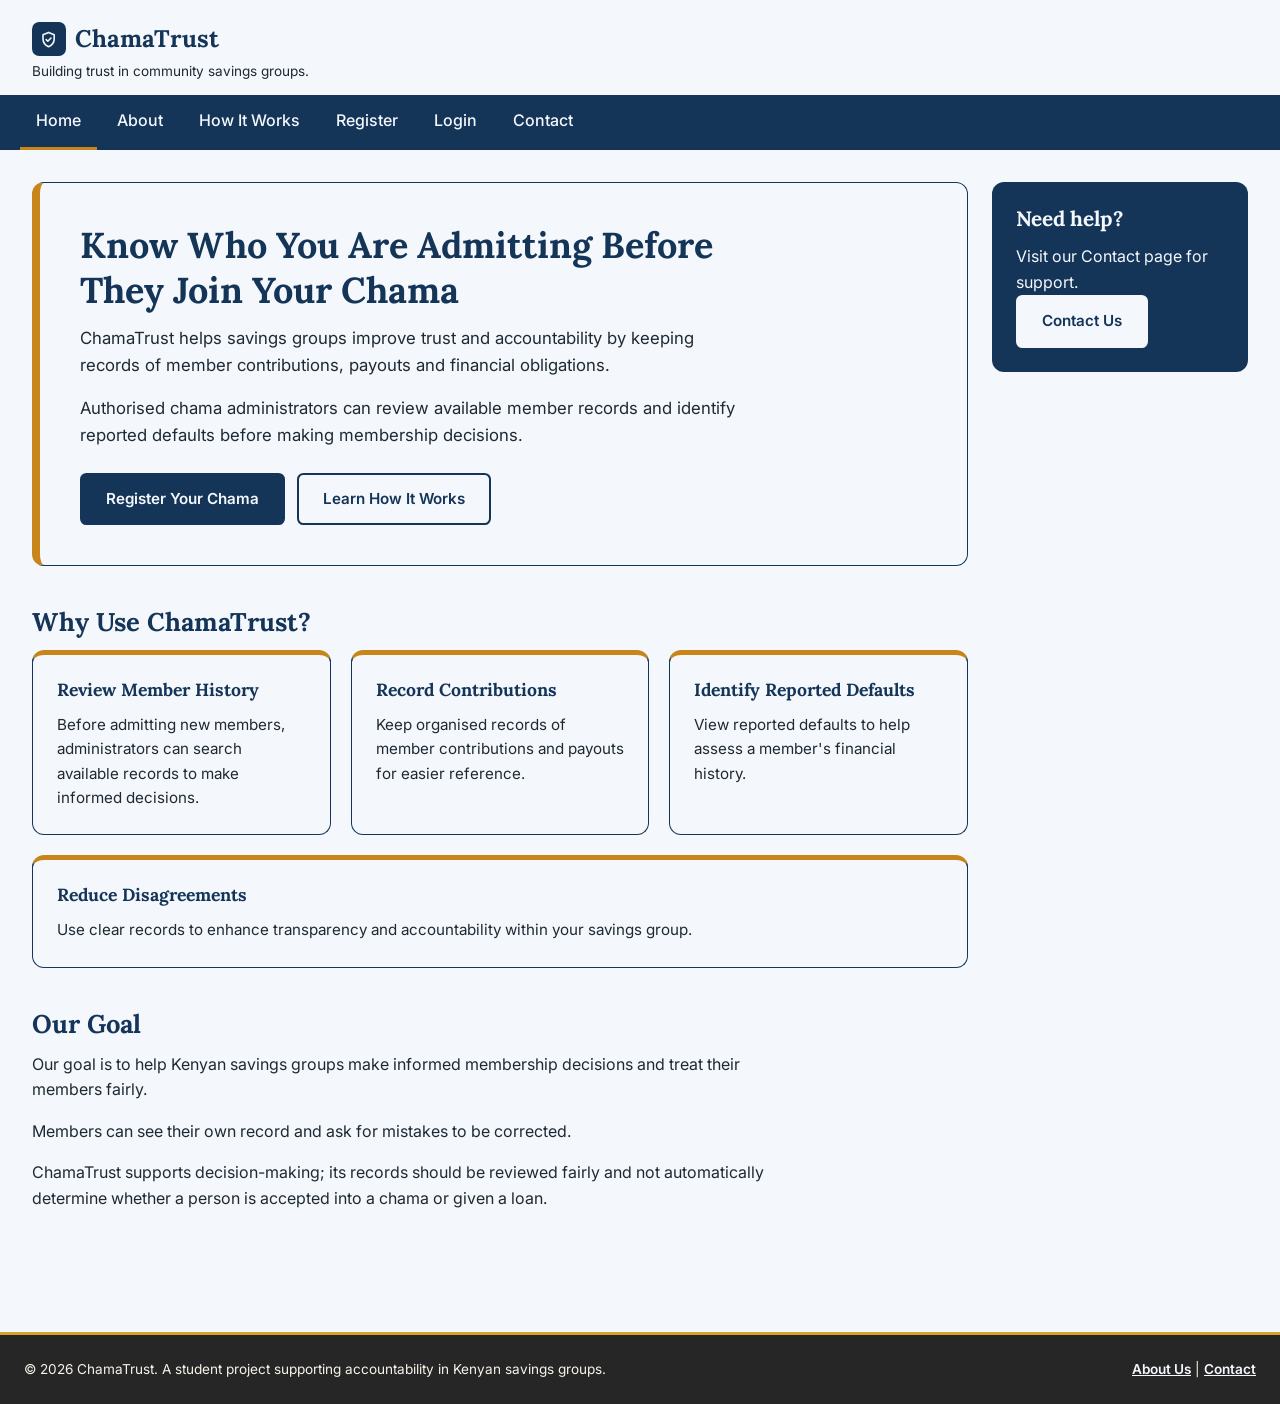
<file: index.html>
<!DOCTYPE html>
<html lang="en">
<head>
    <meta charset="UTF-8">
    <meta name="viewport" content="width=device-width, initial-scale=1.0">
    <title>ChamaTrust</title>
    <link rel="preconnect" href="https://fonts.googleapis.com">
    <link rel="preconnect" href="https://fonts.gstatic.com" crossorigin>
    <link href="https://fonts.googleapis.com/css2?family=Inter:wght@400;500;600;700&amp;family=Lora:wght@500;700&amp;display=swap" rel="stylesheet">
    <link rel="stylesheet" href="css/style.css">
</head>
<body>
    <header>
        <p class="brand"><span class="brand-mark"><svg viewBox="0 0 24 24" fill="none" stroke="currentColor" stroke-width="2" stroke-linecap="round" stroke-linejoin="round" aria-hidden="true"><path d="M12 3l7 3v5c0 4.5-3 8.2-7 10-4-1.8-7-5.5-7-10V6l7-3z"/><path d="M9 12l2 2 4-4"/></svg></span>ChamaTrust</p>
        <p class="tagline">Building trust in community savings groups.</p>
    </header>
    <nav aria-label="Main navigation">
        <ul>
            <li><a href="index.html" aria-current="page">Home</a></li>
            <li><a href="about.html">About</a></li>
            <li><a href="how-it-works.html">How It Works</a></li>
            <li><a href="register.html">Register</a></li>
            <li><a href="login.html">Login</a></li>
            <li><a href="contact.html">Contact</a></li>
        </ul>
    </nav>
    <main>
        <section class="hero">
            <h1>Know Who You Are Admitting Before They Join Your Chama</h1>
            <p>ChamaTrust helps savings groups improve trust and accountability by keeping
                records of member contributions, payouts and financial obligations.</p>
            <p>Authorised chama administrators can review available member records and
                identify reported defaults before making membership decisions.</p>
            <p class="hero-actions">
                <a class="btn" href="register.html">Register Your Chama</a>
                <a class="btn btn-outline" href="how-it-works.html">Learn How It Works</a>
            </p>
        </section>
        <section>
            <h2>Why Use ChamaTrust?</h2>
            <ul class="cards">
                <li><h3>Review Member History</h3>
                    <p>Before admitting new members, administrators can search available records to make informed decisions.</p></li>
                <li><h3>Record Contributions</h3>
                    <p>Keep organised records of member contributions and payouts for easier reference.</p></li>
                <li><h3>Identify Reported Defaults</h3>
                    <p>View reported defaults to help assess a member's financial history.</p></li>
                <li><h3>Reduce Disagreements</h3>
                    <p>Use clear records to enhance transparency and accountability within your savings group.</p></li>
            </ul>
        </section>
        <section class="goal">
            <h2>Our Goal</h2>
            <p>Our goal is to help Kenyan savings groups make informed membership
                decisions and treat their members fairly.</p>
            <p>Members can see their own record and ask for mistakes to be corrected.</p>
            <p>ChamaTrust supports decision-making; its records should be reviewed fairly
                and not automatically determine whether a person is accepted into a chama or given a loan.</p>
        </section>
    </main>
    <aside>
        <div>
            <h2>Need help?</h2>
            <p>Visit our Contact page for support.</p>
        </div>
        <a class="btn" href="contact.html">Contact Us</a>
    </aside>
    <footer>
        <p>&copy; 2026 ChamaTrust. A student project supporting accountability in Kenyan savings groups.</p>
        <p><a href="about.html">About Us</a> | <a href="contact.html">Contact</a></p>
    </footer>
</body>
</html>
</file>
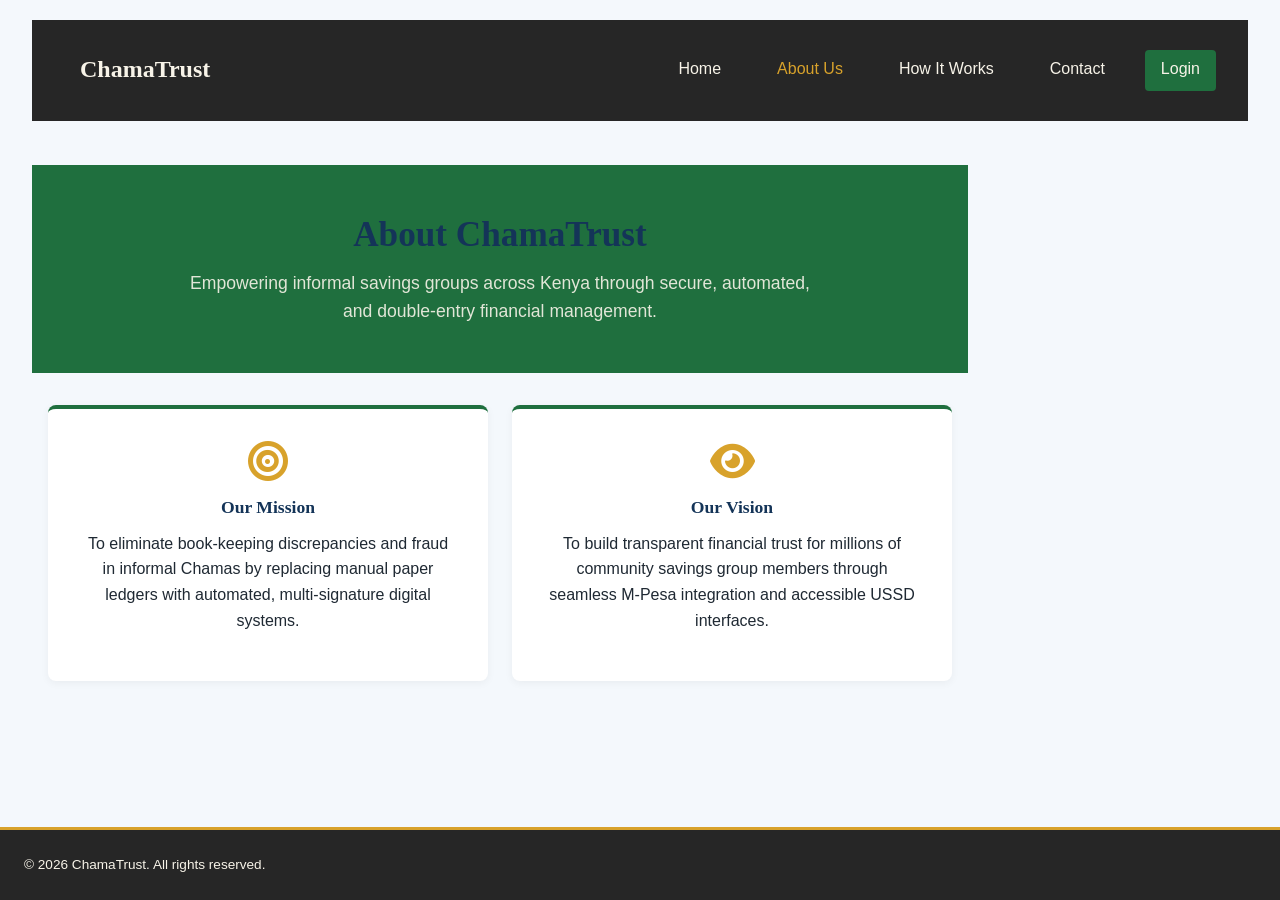
<file: about.html>
<!DOCTYPE html>
<html lang="en">
<head>
  <meta charset="UTF-8">
  <meta name="viewport" content="width=device-width, initial-scale=1.0">
  <title>About Us - ChamaTrust</title>
  <link rel="stylesheet" href="css/style.css">
  <link rel="stylesheet" href="https://cdnjs.cloudflare.com/ajax/libs/font-awesome/6.5.1/css/all.min.css">
</head>
<body>
  <header>
    <nav class="navbar">
      <div class="logo"><a href="index.html">ChamaTrust</a></div>
      <ul class="nav-links">
        <li><a href="index.html">Home</a></li>
        <li><a href="about.html" class="active">About Us</a></li>
        <li><a href="how-it-works.html">How It Works</a></li>
        <li><a href="contact.html">Contact</a></li>
        <li><a href="login.html" class="btn-login">Login</a></li>
      </ul>
    </nav>
  </header>

  <main class="about-container">
    <section class="about-hero">
      <h1>About ChamaTrust</h1>
      <p>Empowering informal savings groups across Kenya through secure, automated, and double-entry financial management.</p>
    </section>

    <section class="about-mission">
      <div class="card">
        <i class="fa-solid fa-bullseye"></i>
        <h3>Our Mission</h3>
        <p>To eliminate book-keeping discrepancies and fraud in informal Chamas by replacing manual paper ledgers with automated, multi-signature digital systems.</p>
      </div>
      <div class="card">
        <i class="fa-solid fa-eye"></i>
        <h3>Our Vision</h3>
        <p>To build transparent financial trust for millions of community savings group members through seamless M-Pesa integration and accessible USSD interfaces.</p>
      </div>
    </section>
  </main>

  <footer>
    <p>&copy; 2026 ChamaTrust. All rights reserved.</p>
  </footer>
</body>
</html>
</file>
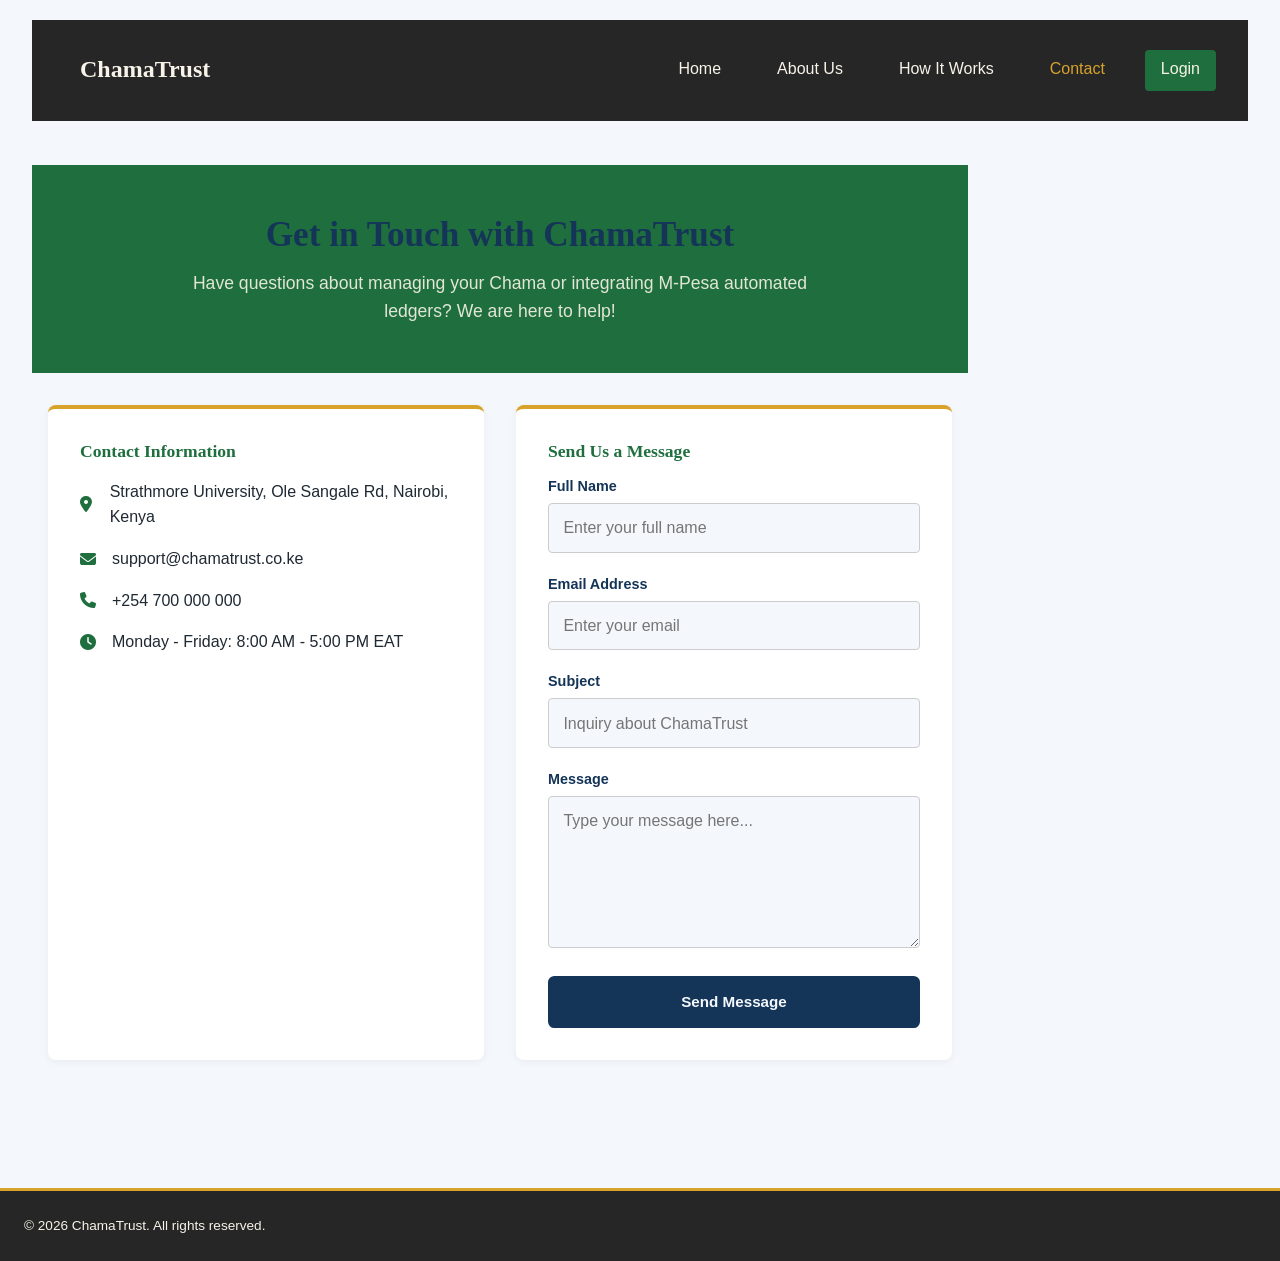
<file: contact.html>
<!DOCTYPE html>
<html lang="en">
<head>
  <meta charset="UTF-8">
  <meta name="viewport" content="width=device-width, initial-scale=1.0">
  <title>Contact Us - ChamaTrust</title>
  <link rel="stylesheet" href="css/style.css">
  <link rel="stylesheet" href="https://cdnjs.cloudflare.com/ajax/libs/font-awesome/6.5.1/css/all.min.css">
</head>
<body>
  <header>
    <nav class="navbar">
      <div class="logo"><a href="index.html">ChamaTrust</a></div>
      <ul class="nav-links">
        <li><a href="index.html">Home</a></li>
        <li><a href="about.html">About Us</a></li>
        <li><a href="how-it-works.html">How It Works</a></li>
        <li><a href="contact.html" class="active">Contact</a></li>
        <li><a href="login.html" class="btn-login">Login</a></li>
      </ul>
    </nav>
  </header>

  <main class="contact-container">
    <section class="contact-hero">
      <h1>Get in Touch with ChamaTrust</h1>
      <p>Have questions about managing your Chama or integrating M-Pesa automated ledgers? We are here to help!</p>
    </section>

    <section class="contact-content">
      <div class="contact-info">
        <h3>Contact Information</h3>
        <p><i class="fa-solid fa-location-dot"></i> Strathmore University, Ole Sangale Rd, Nairobi, Kenya</p>
        <p><i class="fa-solid fa-envelope"></i> support@chamatrust.co.ke</p>
        <p><i class="fa-solid fa-phone"></i> +254 700 000 000</p>
        <p><i class="fa-solid fa-clock"></i> Monday - Friday: 8:00 AM - 5:00 PM EAT</p>
      </div>

      <form class="contact-form" action="#" method="POST">
        <h3>Send Us a Message</h3>
        <div class="form-group">
          <label for="name">Full Name</label>
          <input type="text" id="name" name="name" placeholder="Enter your full name" required>
        </div>
        <div class="form-group">
          <label for="email">Email Address</label>
          <input type="email" id="email" name="email" placeholder="Enter your email" required>
        </div>
        <div class="form-group">
          <label for="subject">Subject</label>
          <input type="text" id="subject" name="subject" placeholder="Inquiry about ChamaTrust" required>
        </div>
        <div class="form-group">
          <label for="message">Message</label>
          <textarea id="message" name="message" rows="5" placeholder="Type your message here..." required></textarea>
        </div>
        <button type="submit" class="btn-submit">Send Message</button>
      </form>
    </section>
  </main>

  <footer>
    <p>&copy; 2026 ChamaTrust. All rights reserved.</p>
  </footer>
</body>
</html>
</file>
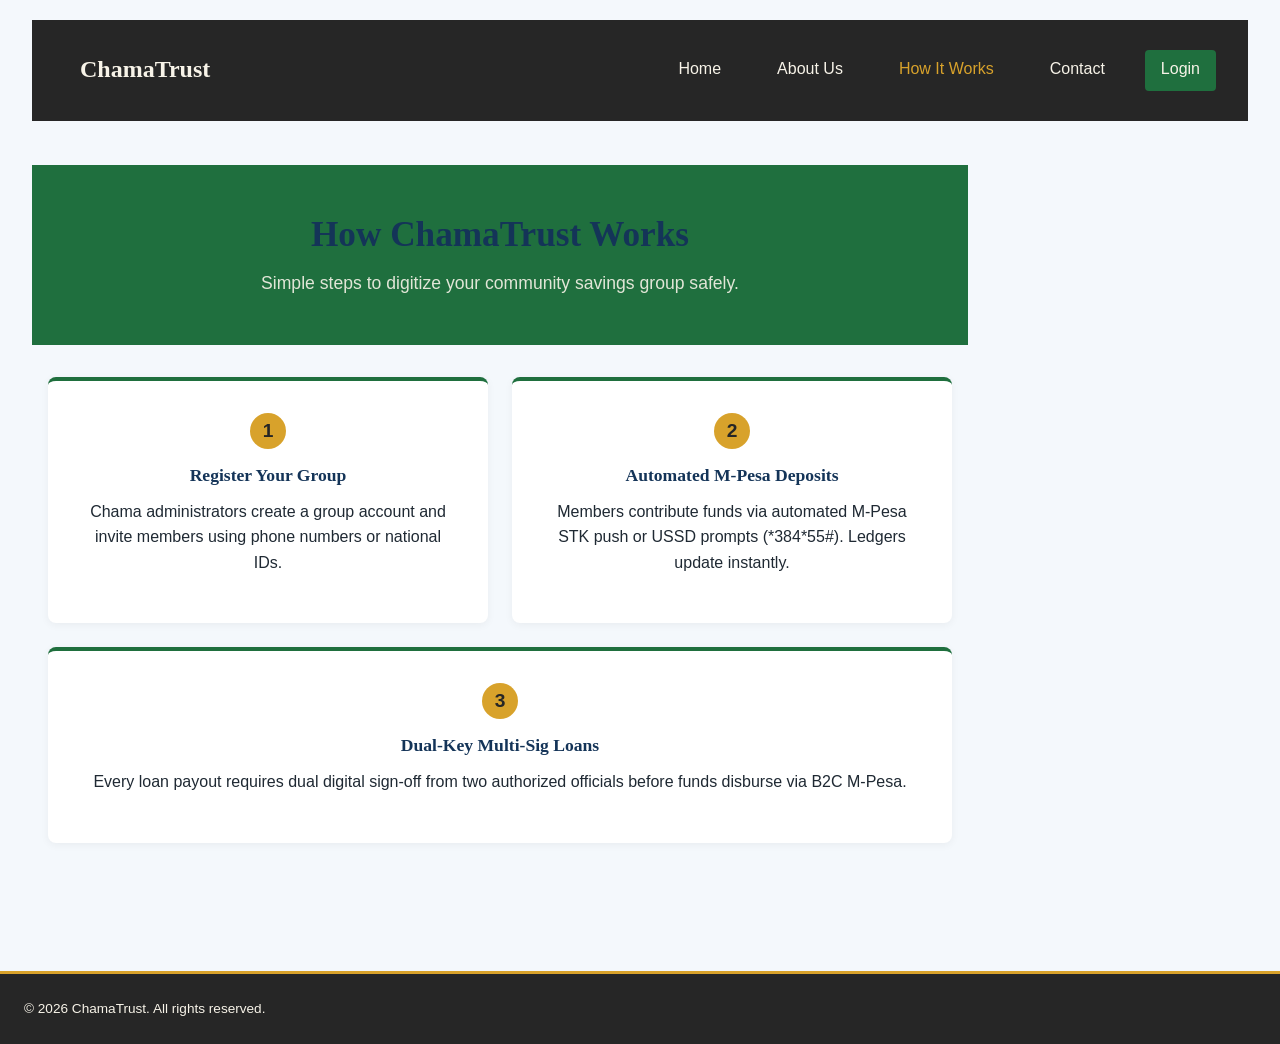
<file: how-it-works.html>
<!DOCTYPE html>
<html lang="en">
<head>
  <meta charset="UTF-8">
  <meta name="viewport" content="width=device-width, initial-scale=1.0">
  <title>How It Works - ChamaTrust</title>
  <link rel="stylesheet" href="css/style.css">
  <link rel="stylesheet" href="https://cdnjs.cloudflare.com/ajax/libs/font-awesome/6.5.1/css/all.min.css">
</head>
<body>
  <header>
    <nav class="navbar">
      <div class="logo"><a href="index.html">ChamaTrust</a></div>
      <ul class="nav-links">
        <li><a href="index.html">Home</a></li>
        <li><a href="about.html">About Us</a></li>
        <li><a href="how-it-works.html" class="active">How It Works</a></li>
        <li><a href="contact.html">Contact</a></li>
        <li><a href="login.html" class="btn-login">Login</a></li>
      </ul>
    </nav>
  </header>

  <main class="works-container">
    <section class="works-hero">
      <h1>How ChamaTrust Works</h1>
      <p>Simple steps to digitize your community savings group safely.</p>
    </section>

    <section class="steps-grid">
      <div class="step-card">
        <span class="step-num">1</span>
        <h3>Register Your Group</h3>
        <p>Chama administrators create a group account and invite members using phone numbers or national IDs.</p>
      </div>
      <div class="step-card">
        <span class="step-num">2</span>
        <h3>Automated M-Pesa Deposits</h3>
        <p>Members contribute funds via automated M-Pesa STK push or USSD prompts (*384*55#). Ledgers update instantly.</p>
      </div>
      <div class="step-card">
        <span class="step-num">3</span>
        <h3>Dual-Key Multi-Sig Loans</h3>
        <p>Every loan payout requires dual digital sign-off from two authorized officials before funds disburse via B2C M-Pesa.</p>
      </div>
    </section>
  </main>

  <footer>
    <p>&copy; 2026 ChamaTrust. All rights reserved.</p>
  </footer>
</body>
</html>
</file>
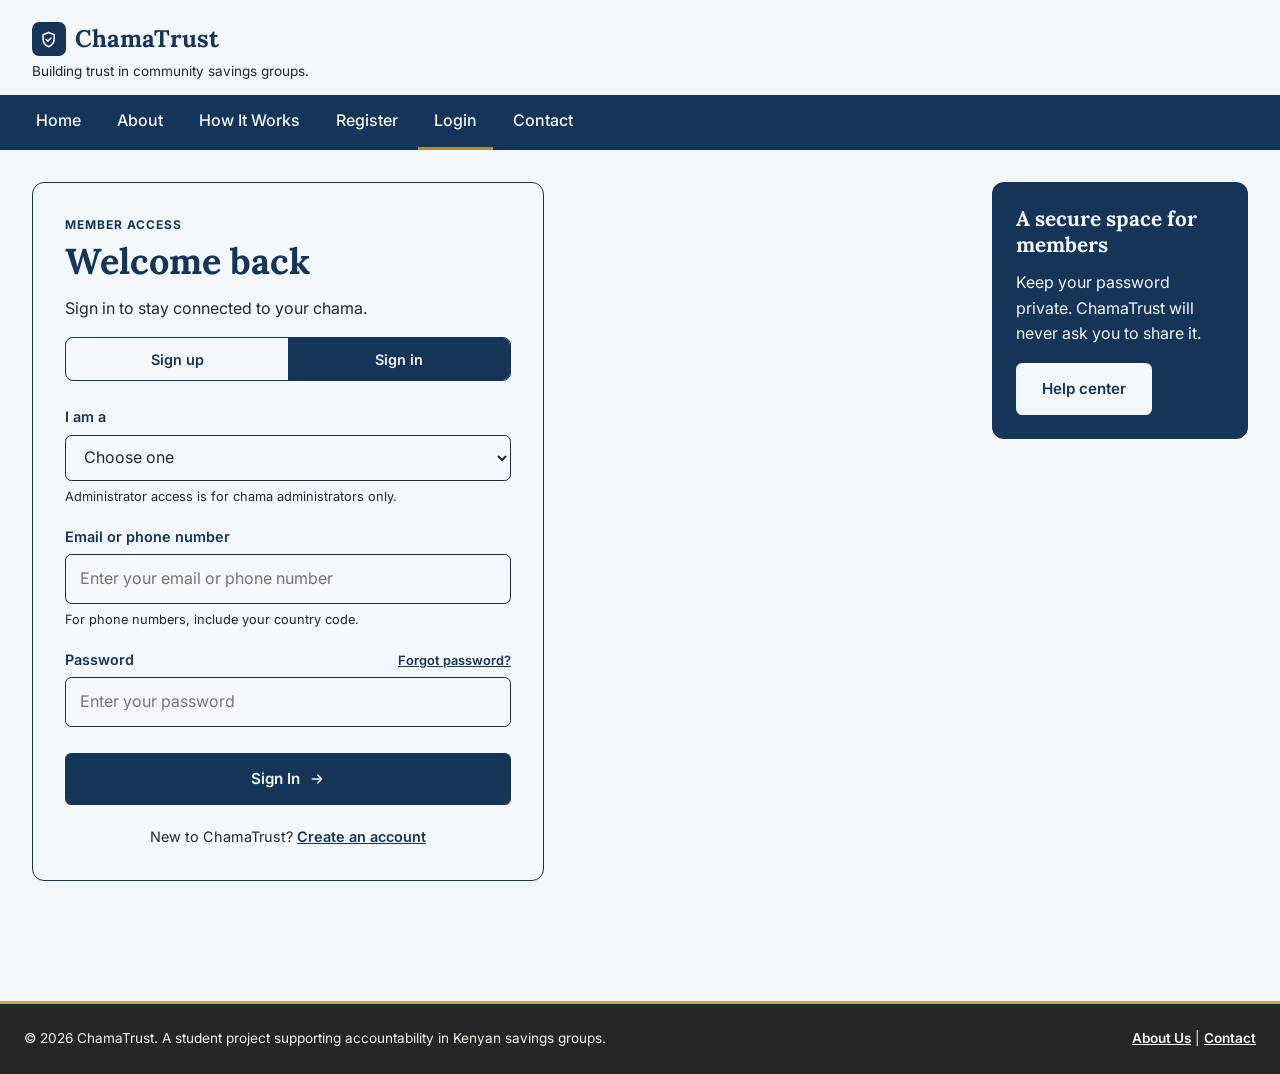
<file: login.html>
<!DOCTYPE html>
<html lang="en">
<head>
    <meta charset="UTF-8">
    <meta name="viewport" content="width=device-width, initial-scale=1.0">
    <title>Sign In | ChamaTrust</title>
    <link rel="preconnect" href="https://fonts.googleapis.com">
    <link rel="preconnect" href="https://fonts.gstatic.com" crossorigin>
    <link href="https://fonts.googleapis.com/css2?family=Inter:wght@400;500;600;700&amp;family=Lora:wght@500;700&amp;display=swap" rel="stylesheet">
    <link rel="stylesheet" href="css/style.css">
</head>
<body>
    <header>
        <p class="brand"><span class="brand-mark"><svg viewBox="0 0 24 24" fill="none" stroke="currentColor" stroke-width="2" stroke-linecap="round" stroke-linejoin="round" aria-hidden="true"><path d="M12 3l7 3v5c0 4.5-3 8.2-7 10-4-1.8-7-5.5-7-10V6l7-3z"/><path d="M9 12l2 2 4-4"/></svg></span>ChamaTrust</p>
        <p class="tagline">Building trust in community savings groups.</p>
    </header>
    <nav aria-label="Main navigation">
        <ul>
            <li><a href="index.html">Home</a></li>
            <li><a href="about.html">About</a></li>
            <li><a href="how-it-works.html">How It Works</a></li>
            <li><a href="register.html">Register</a></li>
            <li><a href="login.html" aria-current="page">Login</a></li>
            <li><a href="contact.html">Contact</a></li>
        </ul>
    </nav>
    <main>
        <section>
            <form class="form-card" action="#" method="post">
                <p class="eyebrow">Member access</p>
                <h1>Welcome back</h1>
                <p>Sign in to stay connected to your chama.</p>
                <div class="tabs">
                    <a href="register.html">Sign up</a>
                    <a href="login.html" aria-current="page">Sign in</a>
                </div>
                <div class="field">
                    <label for="role">I am a</label>
                    <select id="role" name="role" required>
                        <option value="" disabled selected>Choose one</option>
                        <option value="member">Chama member</option>
                        <option value="admin">Chama administrator</option>
                    </select>
                    <p class="hint">Administrator access is for chama administrators only.</p>
                </div>
                <div class="field">
                    <label for="identifier">Email or phone number</label>
                    <input type="text" id="identifier" name="identifier" placeholder="Enter your email or phone number" autocomplete="username" required>
                    <p class="hint">For phone numbers, include your country code.</p>
                </div>
                <div class="field">
                    <div class="label-row">
                        <label for="password">Password</label>
                        <a href="contact.html">Forgot password?</a>
                    </div>
                    <input type="password" id="password" name="password" placeholder="Enter your password" autocomplete="current-password" required>
                </div>
                <button type="submit">Sign In <svg viewBox="0 0 24 24" fill="none" stroke="currentColor" stroke-width="2.2" stroke-linecap="round" stroke-linejoin="round" aria-hidden="true"><path d="M5 12h14M13 6l6 6-6 6"/></svg></button>
                <p class="form-alt">New to ChamaTrust? <a href="register.html">Create an account</a></p>
            </form>
        </section>
    </main>
    <aside>
        <h2>A secure space for members</h2>
        <p>Keep your password private. ChamaTrust will never ask you to share it.</p>
        <a class="btn" href="contact.html">Help center</a>
    </aside>
    <footer>
        <p>&copy; 2026 ChamaTrust. A student project supporting accountability in Kenyan savings groups.</p>
        <p><a href="about.html">About Us</a> | <a href="contact.html">Contact</a></p>
    </footer>
</body>
</html>
</file>
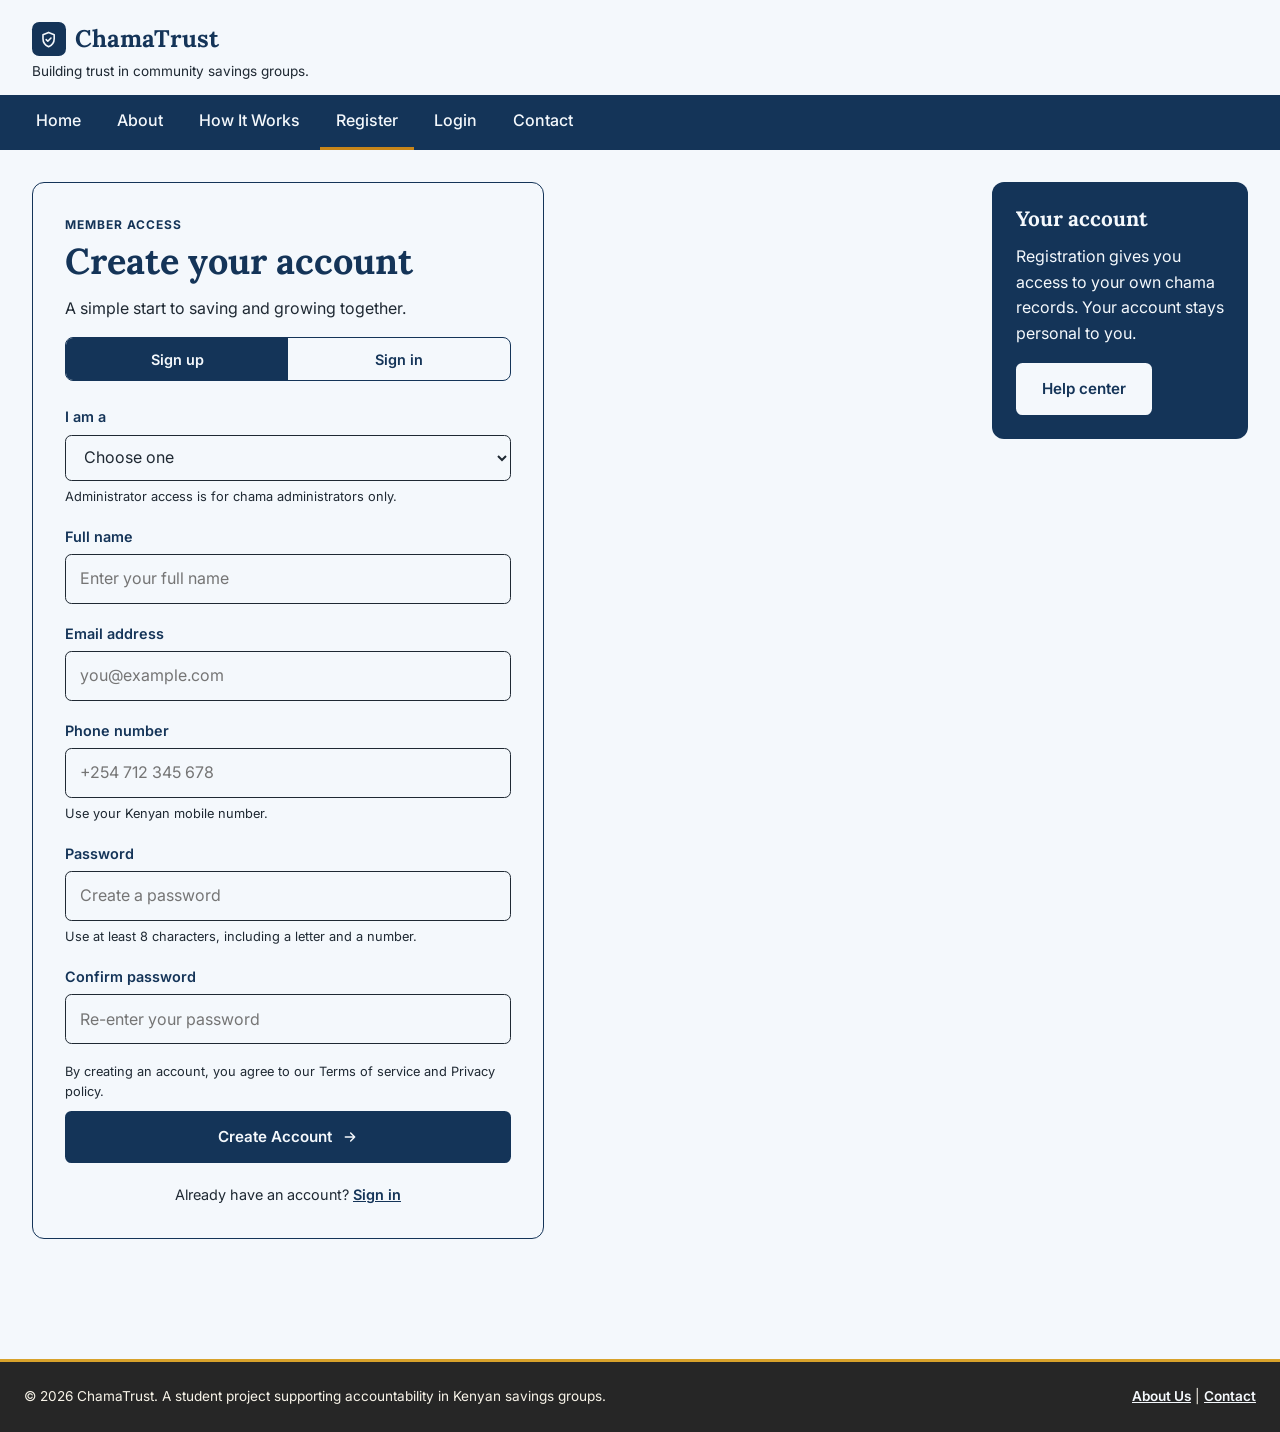
<file: register.html>
<!DOCTYPE html>
<html lang="en">
<head>
    <meta charset="UTF-8">
    <meta name="viewport" content="width=device-width, initial-scale=1.0">
    <title>Create Account | ChamaTrust</title>
    <link rel="preconnect" href="https://fonts.googleapis.com">
    <link rel="preconnect" href="https://fonts.gstatic.com" crossorigin>
    <link href="https://fonts.googleapis.com/css2?family=Inter:wght@400;500;600;700&amp;family=Lora:wght@500;700&amp;display=swap" rel="stylesheet">
    <link rel="stylesheet" href="css/style.css">
</head>
<body>
    <header>
        <p class="brand"><span class="brand-mark"><svg viewBox="0 0 24 24" fill="none" stroke="currentColor" stroke-width="2" stroke-linecap="round" stroke-linejoin="round" aria-hidden="true"><path d="M12 3l7 3v5c0 4.5-3 8.2-7 10-4-1.8-7-5.5-7-10V6l7-3z"/><path d="M9 12l2 2 4-4"/></svg></span>ChamaTrust</p>
        <p class="tagline">Building trust in community savings groups.</p>
    </header>
    <nav aria-label="Main navigation">
        <ul>
            <li><a href="index.html">Home</a></li>
            <li><a href="about.html">About</a></li>
            <li><a href="how-it-works.html">How It Works</a></li>
            <li><a href="register.html" aria-current="page">Register</a></li>
            <li><a href="login.html">Login</a></li>
            <li><a href="contact.html">Contact</a></li>
        </ul>
    </nav>
    <main>
        <section>
            <form class="form-card" action="#" method="post">
                <p class="eyebrow">Member access</p>
                <h1>Create your account</h1>
                <p>A simple start to saving and growing together.</p>
                <div class="tabs">
                    <a href="register.html" aria-current="page">Sign up</a>
                    <a href="login.html">Sign in</a>
                </div>
                <div class="field">
                    <label for="role">I am a</label>
                    <select id="role" name="role" required>
                        <option value="" disabled selected>Choose one</option>
                        <option value="member">Chama member</option>
                        <option value="admin">Chama administrator</option>
                    </select>
                    <p class="hint">Administrator access is for chama administrators only.</p>
                </div>
                <div class="field">
                    <label for="full-name">Full name</label>
                    <input type="text" id="full-name" name="full_name" placeholder="Enter your full name" autocomplete="name" required>
                </div>
                <div class="field">
                    <label for="email">Email address</label>
                    <input type="email" id="email" name="email" placeholder="you@example.com" autocomplete="email" required>
                </div>
                <div class="field">
                    <label for="phone">Phone number</label>
                    <input type="tel" id="phone" name="phone" placeholder="+254 712 345 678" autocomplete="tel" required>
                    <p class="hint">Use your Kenyan mobile number.</p>
                </div>
                <div class="field">
                    <label for="new-password">Password</label>
                    <input type="password" id="new-password" name="password" placeholder="Create a password" minlength="8" pattern="(?=.*[A-Za-z])(?=.*[0-9]).{8,}" title="Use at least 8 characters, including a letter and a number." autocomplete="new-password" required>
                    <p class="hint">Use at least 8 characters, including a letter and a number.</p>
                </div>
                <div class="field">
                    <label for="confirm-password">Confirm password</label>
                    <input type="password" id="confirm-password" name="confirm_password" placeholder="Re-enter your password" autocomplete="new-password" required>
                </div>
                <p class="hint">By creating an account, you agree to our Terms of service and Privacy policy.</p>
                <button type="submit">Create Account <svg viewBox="0 0 24 24" fill="none" stroke="currentColor" stroke-width="2.2" stroke-linecap="round" stroke-linejoin="round" aria-hidden="true"><path d="M5 12h14M13 6l6 6-6 6"/></svg></button>
                <p class="form-alt">Already have an account? <a href="login.html">Sign in</a></p>
            </form>
        </section>
    </main>
    <aside>
        <h2>Your account</h2>
        <p>Registration gives you access to your own chama records. Your account stays personal to you.</p>
        <a class="btn" href="contact.html">Help center</a>
    </aside>
    <footer>
        <p>&copy; 2026 ChamaTrust. A student project supporting accountability in Kenyan savings groups.</p>
        <p><a href="about.html">About Us</a> | <a href="contact.html">Contact</a></p>
    </footer>
</body>
</html>
</file>
<file: css/style.css>
/* House style — main #143458 ground #F4F8FC ink #1F2933 accent #C8861A
   headings: Lora, serif body: Inter, sans-serif */

/* 1 · house style
   body, h1, h2, a, header, nav, footer, buttons, forms */
:root {
  --main: #143458;
  --ground: #F4F8FC;
  --ink: #1F2933;
  --accent: #C8861A;
}

*, *::before, *::after { box-sizing: border-box; }
img, input, select, textarea { max-width: 100%; }

body {
  margin: 0;
  font-family: "Inter", sans-serif;
  line-height: 1.6;
  color: var(--ink);
  background: var(--ground);
}

h1, h2, h3 { font-family: "Lora", serif; color: var(--main); line-height: 1.25; margin: 0 0 0.75rem; }
h1 { font-size: 2.25rem; }
h2 { font-size: 1.6rem; }
h3 { font-size: 1.1rem; }
p { margin: 0 0 1rem; }
a { color: var(--main); font-weight: 600; }

header { padding: 1.25rem 2rem 0.75rem; }
.brand { display: flex; align-items: center; gap: 0.6rem; margin: 0; font-family: "Lora", serif; font-size: 1.5rem; font-weight: 700; color: var(--main); }
.brand-mark { width: 2.1rem; height: 2.1rem; border-radius: 0.45rem; background: var(--main); color: var(--ground); display: grid; place-items: center; }
.brand-mark svg { width: 1.2rem; height: 1.2rem; }
.tagline { margin: 0.15rem 0 0; font-size: 0.85rem; }

nav { background: var(--main); position: sticky; top: 0; z-index: 10; }
nav a { display: block; padding: 0.85rem 1rem; color: var(--ground); font-weight: 500; text-decoration: none; border-bottom: 3px solid transparent; }
nav a:hover, nav a[aria-current="page"] { border-bottom-color: var(--accent); }

footer { background: var(--main); color: var(--ground); padding: 1.25rem 2rem; display: flex; justify-content: space-between; flex-wrap: wrap; gap: 0.5rem; font-size: 0.85rem; }
footer p { margin: 0; }
footer a { color: var(--ground); }

.btn, button {
  display: inline-flex; align-items: center; justify-content: center; gap: 0.6rem;
  font: inherit; font-weight: 600; font-size: 0.95rem; cursor: pointer;
  padding: 0.75rem 1.5rem; border: 2px solid var(--main); border-radius: 0.4rem;
  background: var(--main); color: var(--ground); text-decoration: none;
}
.btn:hover, button:hover { background: var(--ink); border-color: var(--ink); }
.btn-outline { background: var(--ground); color: var(--main); }
.btn-outline:hover { background: var(--main); border-color: var(--main); color: var(--ground); }
button svg { width: 1rem; height: 1rem; }

/* 2 · layout
   the grid, the nav row, the cards */
body {
  display: grid;
  grid-template-columns: minmax(0, 1fr) 18rem;
  grid-template-rows: auto auto 1fr auto;
  grid-template-areas:
    "header header"
    "nav nav"
    "main aside"
    "footer footer";
  min-height: 100vh;
}
header { grid-area: header; }
nav { grid-area: nav; }
main { grid-area: main; padding: 2rem 1.5rem 2rem 2rem; overflow-wrap: break-word; }
aside { grid-area: aside; align-self: start; margin: 2rem 2rem 2rem 0; padding: 1.5rem; background: var(--main); color: var(--ground); border-radius: 0.75rem; overflow-wrap: break-word; }
footer { grid-area: footer; }

nav ul { list-style: none; margin: 0; padding: 0 1.25rem; display: flex; gap: 0.25rem; }

main section { margin-bottom: 2.5rem; }

.cards { list-style: none; margin: 0; padding: 0; display: flex; flex-wrap: wrap; gap: 1.25rem; }
.cards li { flex: 1 1 14rem; padding: 1.5rem; border: 1px solid var(--main); border-top: 5px solid var(--accent); border-radius: 0.75rem; }
.cards p { margin: 0; font-size: 0.95rem; }

aside h2 { color: var(--ground); font-size: 1.3rem; }
aside a { color: var(--ground); }
aside .btn { background: var(--ground); color: var(--main); border-color: var(--ground); }
aside .btn:hover { background: var(--accent); border-color: var(--accent); color: var(--ink); }
aside p:last-child { margin-bottom: 0; }

.table-scroll { overflow-x: auto; }

/* 3 · pages: index, about, how-it-works */
.hero { padding: 2.5rem; border: 1px solid var(--main); border-left: 8px solid var(--accent); border-radius: 0.75rem; }
.hero h1 { max-width: 44rem; }
.hero p { max-width: 42rem; font-size: 1.05rem; }
.hero-actions { display: flex; flex-wrap: wrap; gap: 0.75rem; margin: 1.5rem 0 0; }

.goal p, .about-split p { max-width: 46rem; }
.about-split { display: flex; flex-wrap: wrap; gap: 2rem; }
.about-split div { flex: 1 1 18rem; }

.principles { list-style: none; margin: 0; padding: 0; max-width: 50rem; }
.principles li { margin-bottom: 0.75rem; padding: 1rem 1.25rem; border: 1px solid var(--main); border-left: 6px solid var(--accent); border-radius: 0.4rem; }
.principles strong { color: var(--main); }

.steps { list-style: none; counter-reset: step; margin: 0; padding: 0; max-width: 50rem; }
.steps li { counter-increment: step; position: relative; margin-bottom: 1rem; padding: 1.25rem 1.5rem 1.25rem 4.5rem; border: 1px solid var(--main); border-radius: 0.75rem; }
.steps li::before { content: counter(step); position: absolute; left: 1.25rem; top: 1.2rem; width: 2.3rem; height: 2.3rem; border-radius: 50%; background: var(--main); color: var(--ground); display: grid; place-items: center; font-weight: 700; }
.steps p { margin: 0; }

/* 4 · pages: contact, login, register (forms) */
.form-card { max-width: 32rem; padding: 2rem; border: 1px solid var(--main); border-radius: 0.75rem; }
.form-card h2 { font-size: 1.4rem; }
.eyebrow { margin: 0 0 0.25rem; font-size: 0.75rem; font-weight: 700; letter-spacing: 0.08em; text-transform: uppercase; color: var(--main); }

.tabs { display: flex; margin: 0 0 1.5rem; border: 1px solid var(--main); border-radius: 0.5rem; overflow: hidden; }
.tabs a { flex: 1; padding: 0.6rem; text-align: center; text-decoration: none; font-size: 0.9rem; }
.tabs a[aria-current="page"] { background: var(--main); color: var(--ground); }

.field { margin-bottom: 1.1rem; }
label { display: block; margin-bottom: 0.4rem; font-size: 0.9rem; font-weight: 600; color: var(--main); }
.label-row { display: flex; justify-content: space-between; align-items: baseline; gap: 1rem; }
.label-row a { font-size: 0.8rem; }
input, select, textarea {
  width: 100%; font: inherit; padding: 0.7rem 0.9rem; color: var(--ink); background: var(--ground);
  border: 1px solid var(--ink); border-radius: 0.4rem;
}
textarea { min-height: 8rem; resize: vertical; }
input:focus, select:focus, textarea:focus { outline: 3px solid var(--accent); outline-offset: 1px; }
.hint { margin: 0.35rem 0 0; font-size: 0.8rem; }
.form-card button { width: 100%; margin-top: 0.5rem; }
.form-alt { margin: 1.25rem 0 0; text-align: center; font-size: 0.9rem; }

.info { list-style: none; margin: 0 0 1rem; padding: 0; }
.info li { margin-bottom: 0.9rem; }
.info strong { display: block; font-size: 0.85rem; }

.faq details { margin-bottom: 0.75rem; padding: 1rem 1.25rem; border: 1px solid var(--main); border-radius: 0.6rem; max-width: 50rem; }
.faq summary { cursor: pointer; font-weight: 600; color: var(--main); }
.faq details[open] summary { margin-bottom: 0.6rem; }
.faq p { margin: 0; }

/* 5 · phone — keep this last */
@media (max-width: 700px) {
  body {
    grid-template-columns: minmax(0, 1fr);
    grid-template-rows: auto auto auto auto auto;
    grid-template-areas:
      "header"
      "nav"
      "main"
      "aside"
      "footer";
  }
  header, footer { padding-left: 1rem; padding-right: 1rem; }
  nav ul { flex-wrap: wrap; padding: 0 0.5rem; }
  nav a { padding: 0.7rem 0.75rem; }
  main { padding: 1.5rem 1rem; }
  aside { margin: 0 1rem 1.5rem; }
  h1 { font-size: 1.7rem; }
  .hero { padding: 1.5rem 1.25rem; }
  .steps li { padding-left: 3.75rem; }
  .steps li::before { left: 0.9rem; }
  .form-card { padding: 1.25rem; }
}
/* ==========================================================================
   CHAMATRUST - ADDITIONAL PAGE STYLES (Contact, About, How It Works)
   ========================================================================== */

/* --------------------------------------------------------------------------
   1. NAVIGATION & LAYOUT CORE
   -------------------------------------------------------------------------- */
.navbar {
  display: flex;
  justify-content: space-between;
  align-items: center;
  background-color: #262626;
  padding: 1rem 2rem;
}

.navbar .logo a {
  color: #F7F3E8;
  font-family: "Source Serif 4", Georgia, serif;
  font-size: 1.5rem;
  font-weight: bold;
  text-decoration: none;
}

.nav-links {
  display: flex;
  list-style: none;
  gap: 1.5rem;
  margin: 0;
  padding: 0;
  align-items: center;
}

.nav-links a {
  color: #F7F3E8;
  text-decoration: none;
  font-weight: 500;
  transition: color 0.2s ease;
}

.nav-links a:hover,
.nav-links a.active {
  color: #D8A22B;
}

.btn-login {
  background-color: #1F6F3E;
  padding: 0.4rem 1rem;
  border-radius: 4px;
}

.btn-login:hover {
  background-color: #185831;
  color: #ffffff !important;
}

/* --------------------------------------------------------------------------
   2. HERO SECTIONS
   -------------------------------------------------------------------------- */
.contact-hero, .about-hero, .works-hero {
  background-color: #1F6F3E;
  color: #F7F3E8;
  text-align: center;
  padding: 3rem 1.5rem;
  margin-bottom: 2rem;
}

.contact-hero h1, .about-hero h1, .works-hero h1 {
  margin-top: 0;
  font-size: 2.2rem;
}

.contact-hero p, .about-hero p, .works-hero p {
  font-size: 1.1rem;
  max-width: 650px;
  margin: 0.5rem auto 0;
  opacity: 0.9;
}

/* --------------------------------------------------------------------------
   3. CONTACT PAGE LAYOUT & FORM
   -------------------------------------------------------------------------- */
.contact-content {
  display: flex;
  flex-wrap: wrap;
  gap: 2rem;
  max-width: 1000px;
  margin: 0 auto 3rem;
  padding: 0 1rem;
}

.contact-info, .contact-form {
  flex: 1 1 20rem;
  background: #ffffff;
  padding: 2rem;
  border-radius: 8px;
  box-shadow: 0 2px 8px rgba(0, 0, 0, 0.05);
  border-top: 4px solid #D8A22B;
}

.contact-info h3, .contact-form h3 {
  margin-top: 0;
  color: #1F6F3E;
}

.contact-info p {
  display: flex;
  align-items: center;
  gap: 0.75rem;
  margin: 1rem 0;
}

.contact-info i {
  color: #1F6F3E;
  width: 20px;
}

.form-group {
  margin-bottom: 1.25rem;
}

.form-group label {
  font-weight: 600;
  margin-bottom: 0.3rem;
}

.form-group input,
.form-group textarea {
  width: 100%;
  border: 1px solid #ccc;
  border-radius: 4px;
}

.btn-submit {
  width: 100%;
  cursor: pointer;
}

/* --------------------------------------------------------------------------
   4. ABOUT & HOW IT WORKS CARDS
   -------------------------------------------------------------------------- */
.about-mission, .steps-grid {
  display: flex;
  flex-wrap: wrap;
  gap: 1.5rem;
  max-width: 1000px;
  margin: 0 auto 3rem;
  padding: 0 1rem;
}

.card, .step-card {
  flex: 1 1 18rem;
  background: #ffffff;
  padding: 2rem;
  border-radius: 8px;
  text-align: center;
  box-shadow: 0 2px 8px rgba(0, 0, 0, 0.05);
  border-top: 4px solid #1F6F3E;
}

.card i {
  font-size: 2.5rem;
  color: #D8A22B;
  margin-bottom: 1rem;
}

.step-num {
  display: inline-block;
  background: #D8A22B;
  color: #262626;
  width: 36px;
  height: 36px;
  line-height: 36px;
  border-radius: 50%;
  font-weight: bold;
  font-size: 1.2rem;
  margin-bottom: 1rem;
}

/* --------------------------------------------------------------------------
   5. FOOTER STYLING
   -------------------------------------------------------------------------- */
footer {
  text-align: center;
  background: #262626;
  color: #F7F3E8;
  padding: 1.5rem;
  margin-top: 3rem;
  border-top: 3px solid #D8A22B;
}
</file>
